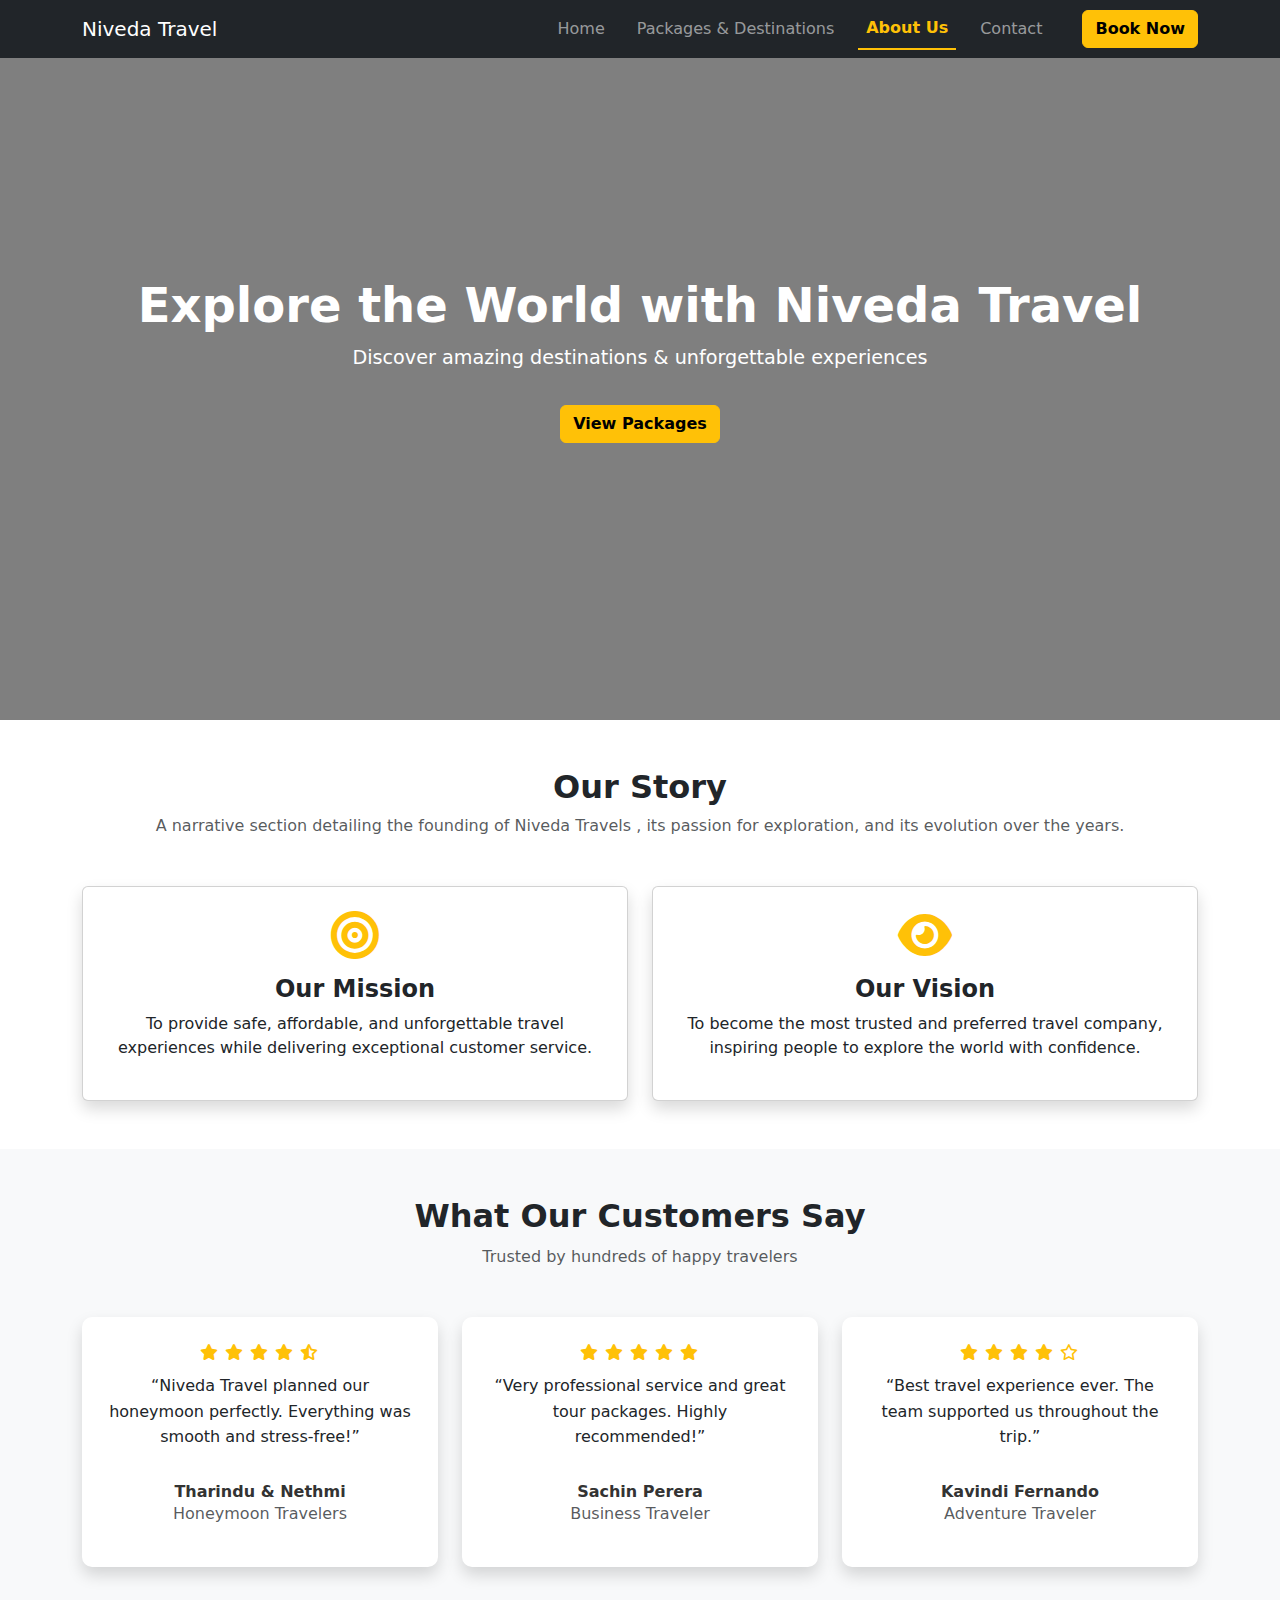
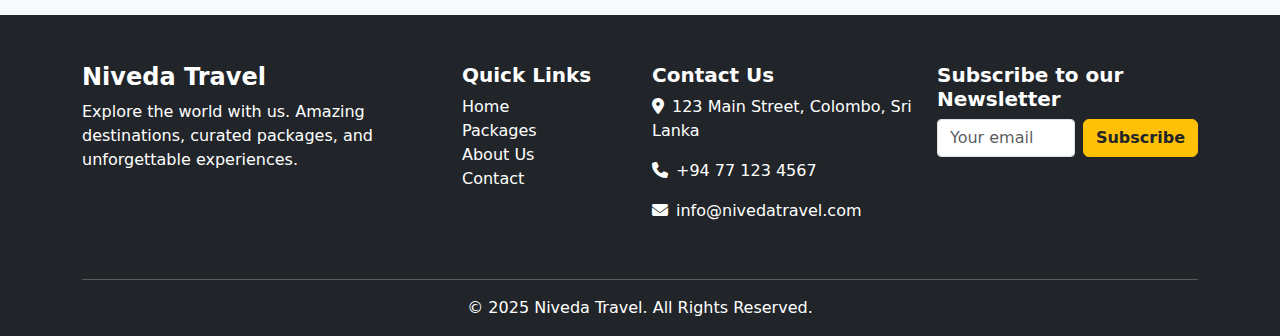
<file: about.html>
<!DOCTYPE html>
<html lang="en">
  <head>
    <meta charset="UTF-8" />
    <title>Destinations & Packages | Niveda Travel</title>
    <meta name="viewport" content="width=device-width, initial-scale=1.0" />

    <!-- Bootstrap CSS -->
    <link
      href="https://cdn.jsdelivr.net/npm/bootstrap@5.3.3/dist/css/bootstrap.min.css"
      rel="stylesheet"
    />

    <link
      rel="stylesheet"
      href="https://cdnjs.cloudflare.com/ajax/libs/font-awesome/6.5.0/css/all.min.css"
    />

    <!-- Custom CSS -->
    <link rel="stylesheet" href="css/style.css" />
  </head>
  <body>
    <div id="header"></div>

    <section class="hero-section d-flex align-items-center">
      <div class="container text-center text-white">
        <h1 class="hero-title">Explore the World with Niveda Travel</h1>
        <p class="hero-subtitle">
          Discover amazing destinations & unforgettable experiences
        </p>
        <a href="destinations.html" class="btn btn-warning fw-bold mt-3">
          View Packages
        </a>
      </div>
    </section>
    <!-- ✅ OUR STORY SECTION -->
    <section class="our-story py-5">
      <div class="container">
        <div class="text-center mb-5">
          <h2 class="fw-bold">Our Story</h2>
          <p class="text-muted">
            A narrative section detailing the founding of Niveda Travels , its
            passion for exploration, and its evolution over the years.
          </p>
        </div>
         <div class="row g-4">
      <div class="col-md-6">
        <div class="card text-center shadow h-100 p-4">
          <i class="fas fa-bullseye fa-3x text-warning mb-3"></i>
          <h4 class="fw-bold">Our Mission</h4>
          <p>
            To provide safe, affordable, and unforgettable travel experiences while delivering exceptional customer service.
          </p>
        </div>
      </div>

      <div class="col-md-6">
        <div class="card text-center shadow h-100 p-4">
          <i class="fas fa-eye fa-3x text-warning mb-3"></i>
          <h4 class="fw-bold">Our Vision</h4>
          <p>
            To become the most trusted and preferred travel company, inspiring people to explore the world with confidence.
          </p>
        </div>
      </div>
      </div>
    </section>
    <!-- ✅ TESTIMONIALS SECTION -->
<!-- ✅ TESTIMONIALS SECTION -->
<section class="testimonials py-5 bg-light">
  <div class="container">
    <div class="text-center mb-5">
      <h2 class="fw-bold">What Our Customers Say</h2>
      <p class="text-muted">Trusted by hundreds of happy travelers</p>
    </div>

    <div class="row g-4">
      <!-- Testimonial 1 -->
      <div class="col-md-4">
        <div class="card shadow p-4 h-100 bg-white text-center">
          <!-- Stars -->
          <div class="mb-2">
            <i class="fas fa-star text-warning"></i>
            <i class="fas fa-star text-warning"></i>
            <i class="fas fa-star text-warning"></i>
            <i class="fas fa-star text-warning"></i>
            <i class="fas fa-star-half-alt text-warning"></i>
          </div>
          <p>
            “Niveda Travel planned our honeymoon perfectly. Everything was smooth and stress-free!”
          </p>
          <h6 class="fw-bold mt-3">Tharindu & Nethmi</h6>
          <p class="text-muted">Honeymoon Travelers</p>
        </div>
      </div>

      <!-- Testimonial 2 -->
      <div class="col-md-4">
        <div class="card shadow p-4 h-100 bg-white text-center">
          <!-- Stars -->
          <div class="mb-2">
            <i class="fas fa-star text-warning"></i>
            <i class="fas fa-star text-warning"></i>
            <i class="fas fa-star text-warning"></i>
            <i class="fas fa-star text-warning"></i>
            <i class="fas fa-star text-warning"></i>
          </div>
          <p>
            “Very professional service and great tour packages. Highly recommended!”
          </p>
          <h6 class="fw-bold mt-3">Sachin Perera</h6>
          <p class="text-muted">Business Traveler</p>
        </div>
      </div>

      <!-- Testimonial 3 -->
      <div class="col-md-4">
        <div class="card shadow p-4 h-100 bg-white text-center">
          <!-- Stars -->
          <div class="mb-2">
            <i class="fas fa-star text-warning"></i>
            <i class="fas fa-star text-warning"></i>
            <i class="fas fa-star text-warning"></i>
            <i class="fas fa-star text-warning"></i>
            <i class="far fa-star text-warning"></i>
          </div>
          <p>
            “Best travel experience ever. The team supported us throughout the trip.”
          </p>
          <h6 class="fw-bold mt-3">Kavindi Fernando</h6>
          <p class="text-muted">Adventure Traveler</p>
        </div>
      </div>
    </div>
  </div>
</section>



    <!-- Bootstrap JS -->
    <script src="https://cdn.jsdelivr.net/npm/bootstrap@5.3.3/dist/js/bootstrap.bundle.min.js"></script>

    <!-- Custom JS -->
    <script src="js/script.js"></script>
    <div id="footer"></div>
  </body>
</html>
</file>
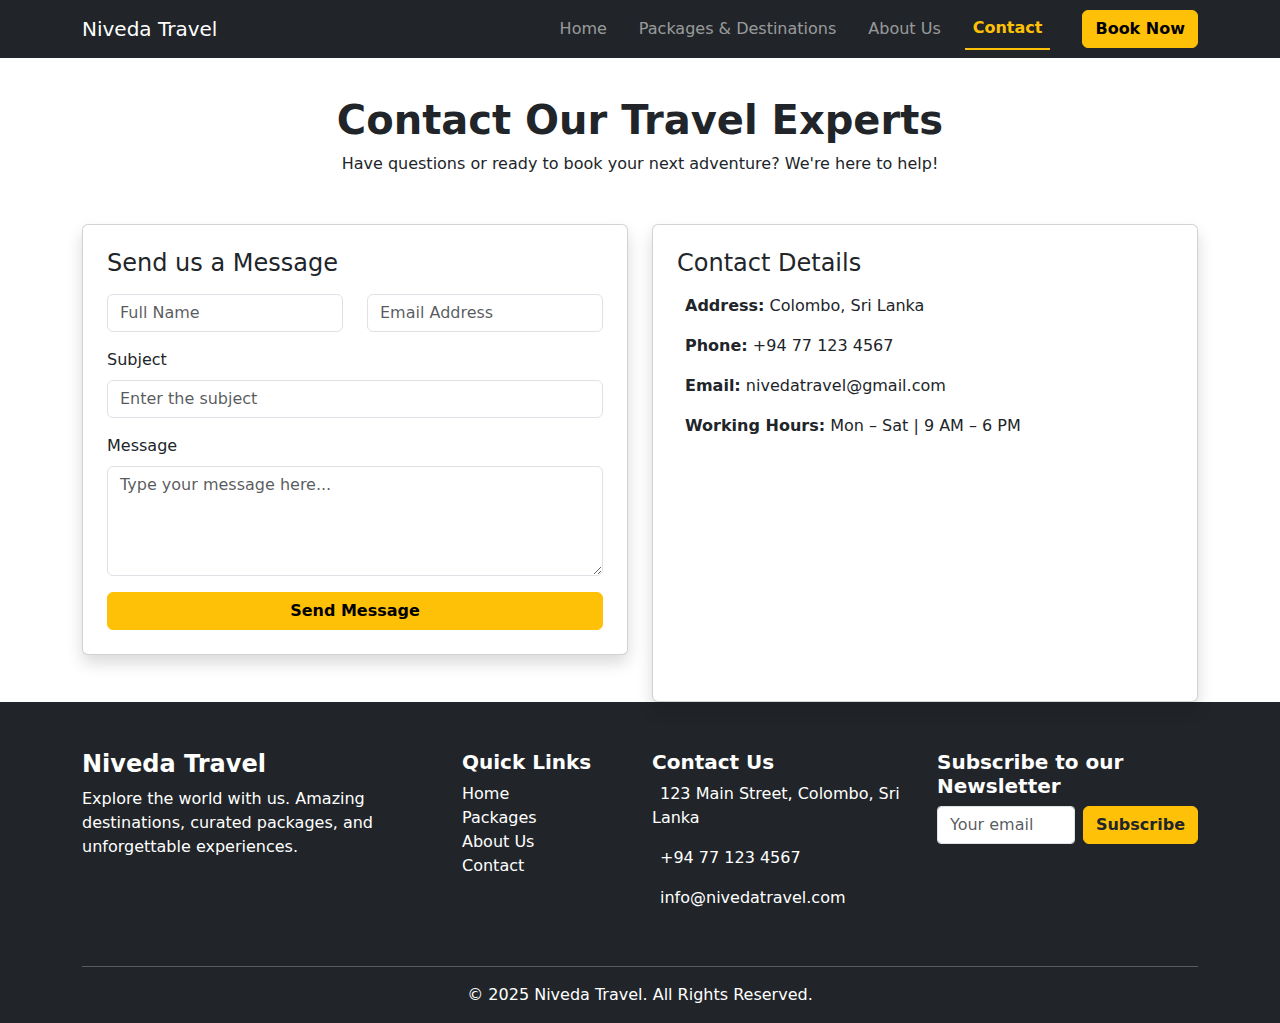
<file: contact.html>
<!DOCTYPE html>
<html lang="en">
  <head>
    <meta charset="UTF-8" />
    <title>Contact Us | Niveda Travel</title>
    <meta name="viewport" content="width=device-width, initial-scale=1.0" />

    <!-- Bootstrap CSS -->
    <link
      href="https://cdn.jsdelivr.net/npm/bootstrap@5.3.3/dist/css/bootstrap.min.css"
      rel="stylesheet"
    />

    <!-- Custom CSS -->
    <link rel="stylesheet" href="css/style.css" />
  </head>

  <body>
    <div id="header"></div>

    <section class="container mt-5 pt-5">
      <div class="text-center mb-5">
        <h1 class="fw-bold">Contact Our Travel Experts</h1>
        <p>
          Have questions or ready to book your next adventure? We're here to
          help!
        </p>
      </div>

      <div class="row g-4">
        <div class="col-md-6">
          <div class="card p-4 shadow">
            <h4 class="mb-3">Send us a Message</h4>

            <form>
              <div class="row mb-3">
                <div class="col-md-6">
                  <input
                    type="text"
                    class="form-control"
                    placeholder="Full Name"
                    required
                  />
                </div>

                <div class="col-md-6 mt-3 mt-md-0">
                  <input
                    type="email"
                    class="form-control"
                    placeholder="Email Address"
                    required
                  />
                </div>
              </div>

              <div class="mb-3">
                <label class="form-label">Subject</label>
                <input
                  type="text"
                  class="form-control"
                  placeholder="Enter the subject"
                />
              </div>

              <div class="mb-3">
                <label class="form-label">Message</label>
                <textarea
                  class="form-control"
                  rows="4"
                  placeholder="Type your message here..."
                  required
                ></textarea>
              </div>

              <button type="submit" class="btn btn-warning fw-bold w-100">
                Send Message
              </button>
            </form>
          </div>
        </div>

        <div class="col-md-6">
          <div class="card p-4 shadow">
            <h4 class="mb-3">Contact Details</h4>

            <p>
              <i class="fas fa-location-dot text-warning me-2"></i>
              <strong>Address:</strong> Colombo, Sri Lanka
            </p>

            <p>
              <i class="fas fa-phone text-warning me-2"></i>
              <strong>Phone:</strong> +94 77 123 4567
            </p>

            <p>
              <i class="fas fa-envelope text-warning me-2"></i>
              <strong>Email:</strong> nivedatravel@gmail.com
            </p>

            <p>
              <i class="fas fa-clock text-warning me-2"></i>
              <strong>Working Hours:</strong> Mon – Sat | 9 AM – 6 PM
            </p>

            <div class="mt-3">
              <iframe
                src="https://www.google.com/maps/embed?pb=!1m18!1m12!1m3!1d28715.88315934369!2d79.83062057548736!3d6.913131607516494!2m3!1f0!2f0!3f0!3m2!1i1024!2i768!4f13.1!3m3!1m2!1s0x3ae25960d359dbbf%3A0xd64947e9ab7a4c4f!2sColombo%2003%2C%20Colombo!5e1!3m2!1sen!2slk!4v1765434476836!5m2!1sen!2slk"
                width="100%"
                height="200"
                style="border: 0; border-radius: 10px"
                allowfullscreen=""
                loading="lazy"
                referrerpolicy="no-referrer-when-downgrade"
              ></iframe>
            </div>
          </div>
        </div>
      </div>
    </section>

    <!-- Bootstrap JS -->
    <script src="https://cdn.jsdelivr.net/npm/bootstrap@5.3.3/dist/js/bootstrap.bundle.min.js"></script>

    <!-- Custom JS -->
    <script src="js/script.js"></script>

    <div id="footer"></div>
  </body>
</html>
</file>
<file: css/style.css>
.navbar .nav-link.active {
  color: #ffc107 !important; /* Bootstrap warning color */
  font-weight: 600;
  border-bottom: 2px solid #ffc107;
}

/* ✅ HERO SECTION STYLES */
.hero-section {
  height: 80vh; /* adjust height as needed */
  background-image: url("https://images.unsplash.com/photo-1507525428034-b723cf961d3e");
  background-size: cover;
  background-position: center;
  background-repeat: no-repeat;
  position: relative;
}

/* Optional: overlay to make text more readable */
.hero-section::before {
  content: "";
  position: absolute;
  top: 0;
  left: 0;
  width: 100%;
  height: 100%;
  background-color: rgba(0, 0, 0, 0.5); /* dark overlay */
  z-index: 0;
}

.hero-section .container {
  position: relative;
  z-index: 1;
}

.hero-title {
  font-size: 3rem;
  font-weight: 700;
}

.hero-subtitle {
  font-size: 1.2rem;
  margin-top: 10px;
}

.card-img-top {
  height: 230px;
  object-fit: cover;
}

footer a:hover {
  text-decoration: underline;
}

footer input.form-control {
  border-radius: 0.25rem;
}

footer button {
  border-radius: 0.25rem;
}

footer small {
  font-size: 0.85rem;
}

.social-icon {
  color: white;
  font-size: 18px;
  margin-right: 12px;
  display: inline-block;
  transition: 0.3s;
}

.social-icon:hover {
  color: #ffc107;
  transform: scale(1.2);
}

.testimonials .card {
  border: none;
  border-radius: 10px;
}

.testimonials h6 {
  color: #333;
  margin-bottom: 0;
}

.testimonials p {
  font-size: 1rem;
  line-height: 1.6;
}

.testimonials .fa-star,
.testimonials .fa-star-half-alt,
.testimonials .fa-star-half {
  color: #ffc107; /* yellow stars */
  margin-right: 2px;
}
</file>
